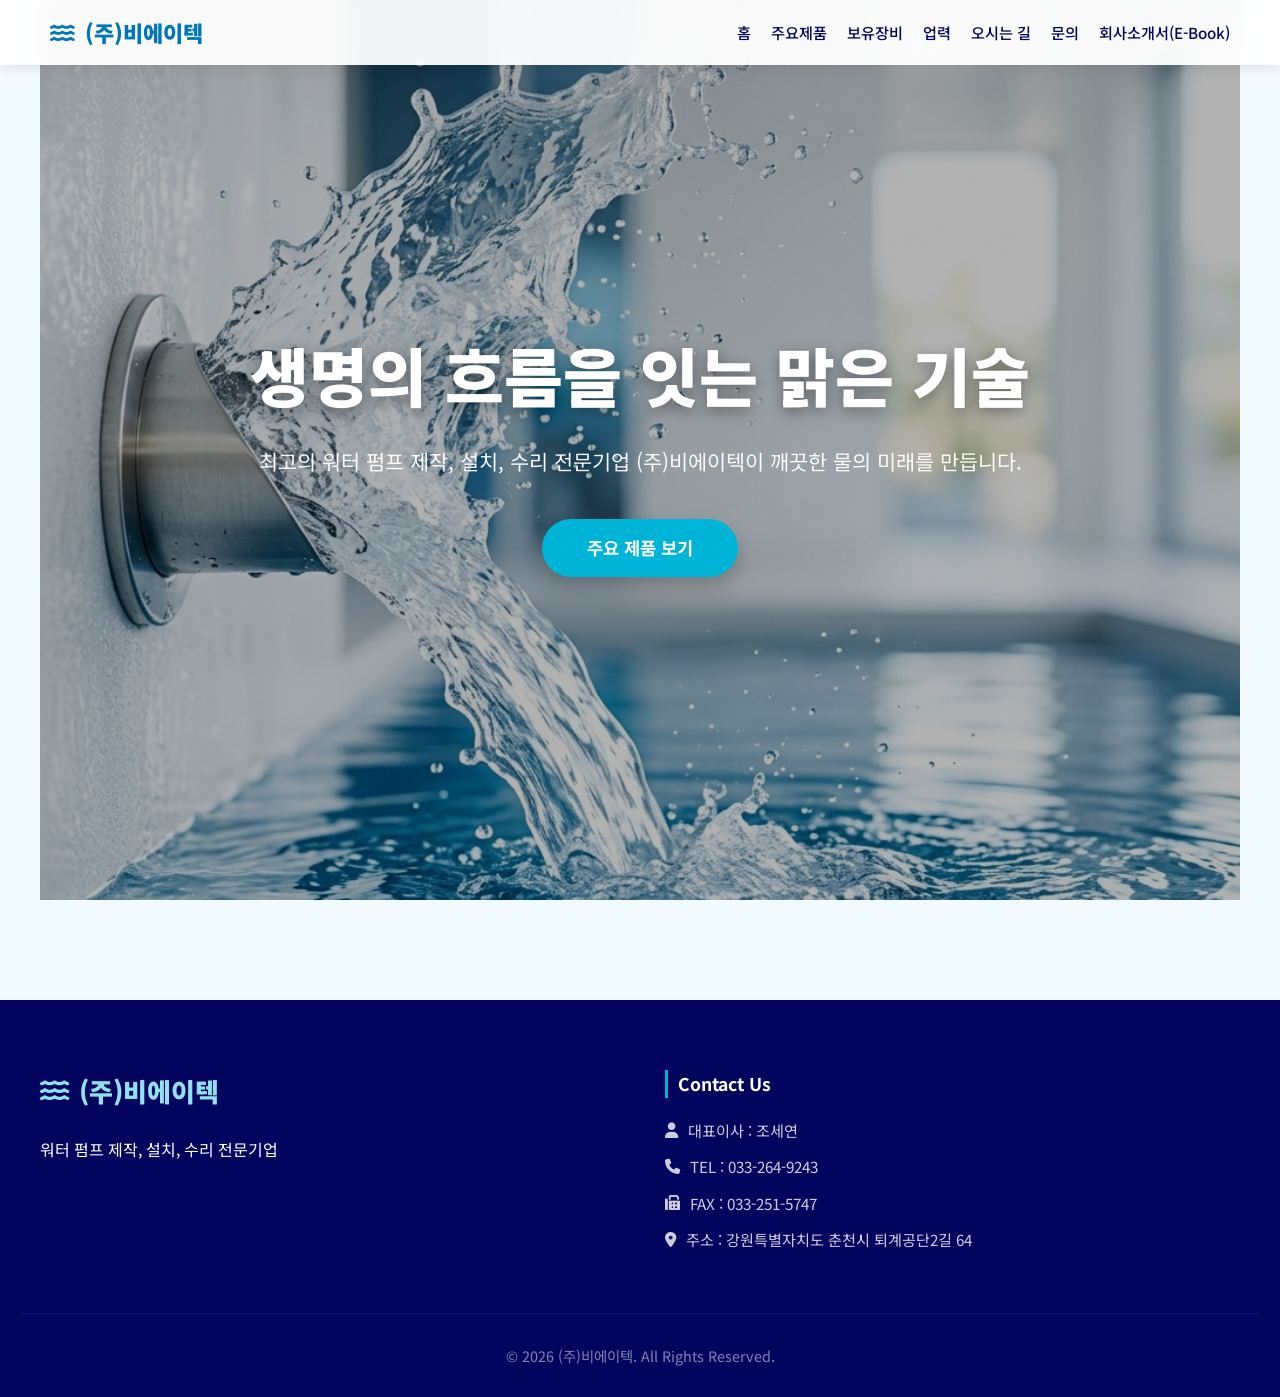
<file: index.html>
<!DOCTYPE html>
<html lang="ko">
<head>
    <meta charset="UTF-8">
    <meta name="viewport" content="width=device-width, initial-scale=1.0">
    <title>(주)비에이텍 - 생명의 흐름을 잇는 기술</title>
    <link rel="stylesheet" href="css/style.css">
    <link rel="stylesheet" href="https://cdnjs.cloudflare.com/ajax/libs/font-awesome/6.4.0/css/all.min.css">
</head>
<body>
    <header>
        <a href="index.html" class="logo">
            <i class="fa-solid fa-water"></i>
            (주)비에이텍
        </a>
        <ul class="nav-links">
            <li><a href="index.html">홈</a></li>
            <li><a href="product.html">주요제품</a></li>
            <li><a href="equipment.html">보유장비</a></li>
            <li><a href="sales_history.html">업력</a></li>
            <li><a href="map.html">오시는 길</a></li>
            <li><a href="inquiry.html">문의</a></li>
            <li><a href="information.html">회사소개서(E-Book)</a></li>
        </ul>
    </header>

    <section class="hero">
        <div class="hero-content">
            <h1>생명의 흐름을 잇는 맑은 기술</h1>
            <p>최고의 워터 펌프 제작, 설치, 수리 전문기업 (주)비에이텍이 깨끗한 물의 미래를 만듭니다.</p>
            <a href="product.html" class="btn">주요 제품 보기</a>
        </div>
    </section>

    <footer>
        <div class="footer-content">
            <div>
                <div class="footer-logo">
                    <i class="fa-solid fa-water"></i> (주)비에이텍
                </div>
                <p>워터 펌프 제작, 설치, 수리 전문기업</p>
            </div>
            <div class="footer-info">
                <h4>Contact Us</h4>
                <p><i class="fa-solid fa-user"></i> 대표이사 : 조세연</p>
                <p><i class="fa-solid fa-phone"></i> TEL : 033-264-9243</p>
                <p><i class="fa-solid fa-fax"></i> FAX : 033-251-5747</p>
                <p><i class="fa-solid fa-location-dot"></i> 주소 : 강원특별자치도 춘천시 퇴계공단2길 64</p>
            </div>
        </div>
        <div class="footer-bottom">
            &copy; 2026 (주)비에이텍. All Rights Reserved.
        </div>
    </footer>
</body>
</html>
</file>
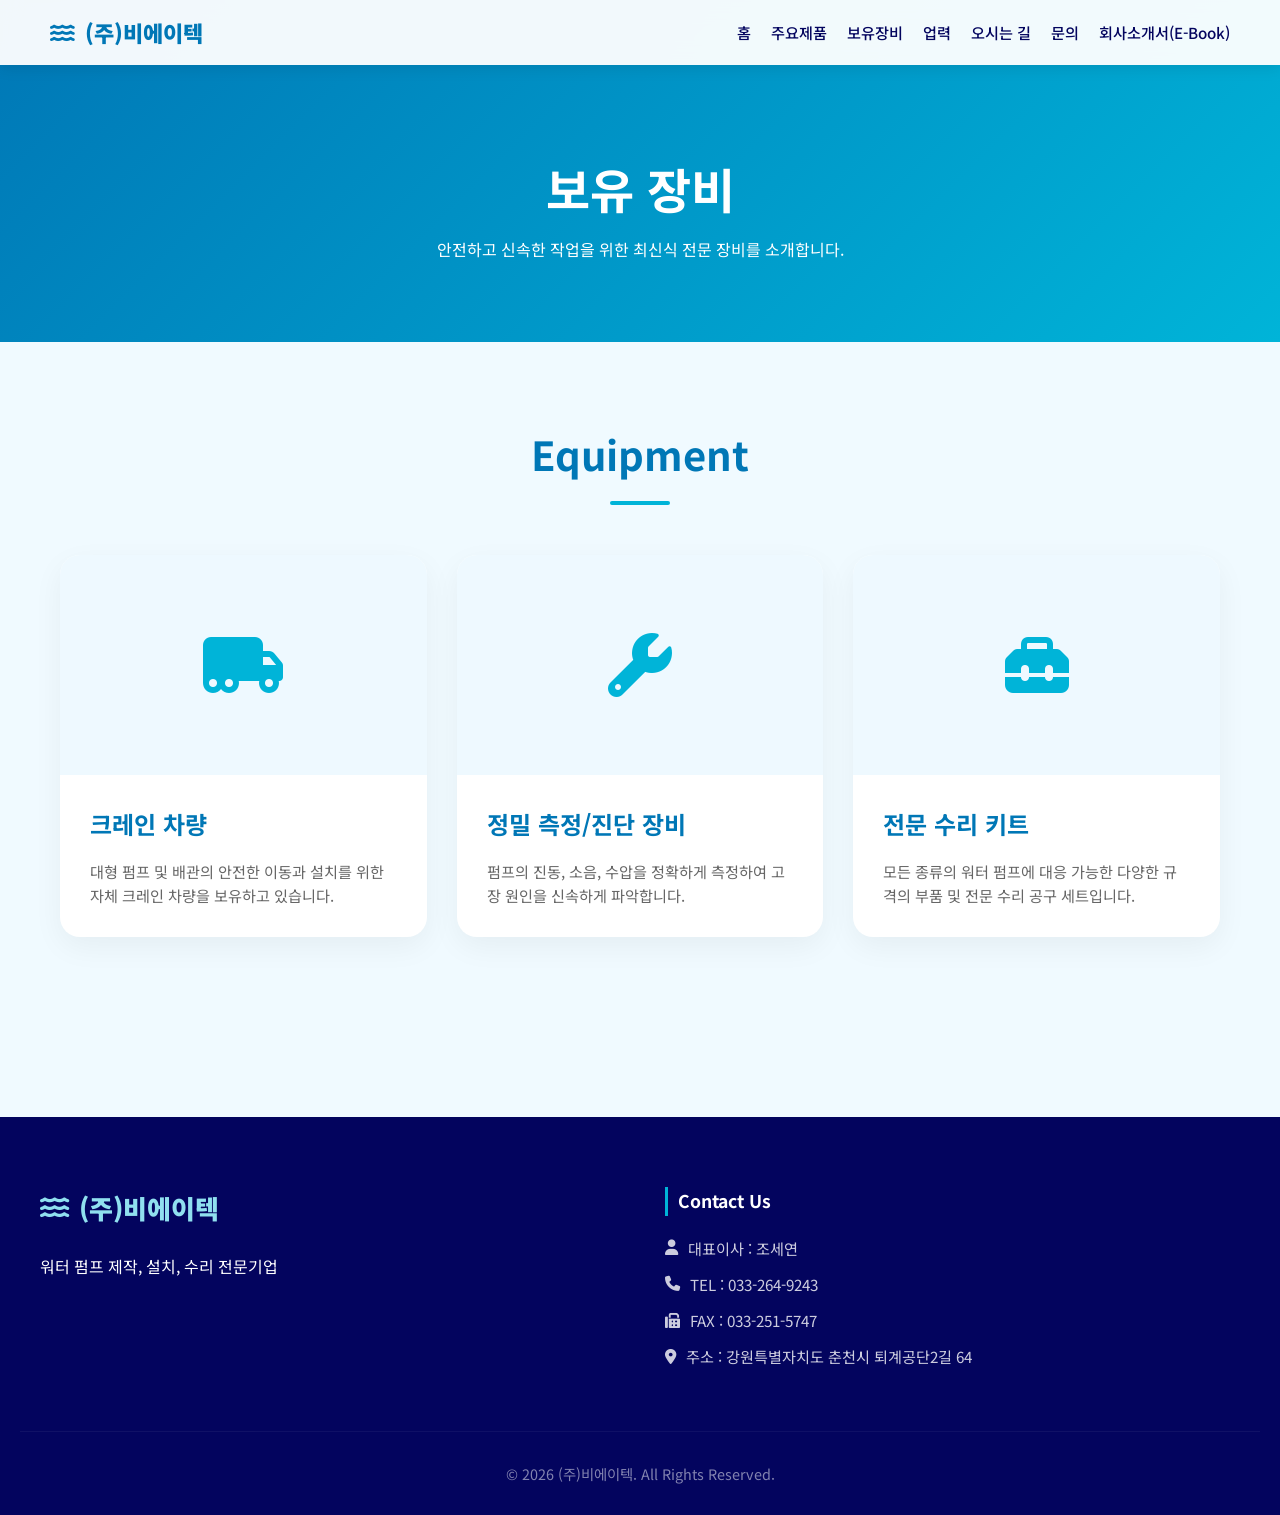
<file: equipment.html>
<!DOCTYPE html>
<html lang="ko">
<head>
    <meta charset="UTF-8">
    <meta name="viewport" content="width=device-width, initial-scale=1.0">
    <title>(주)비에이텍 - 보유장비</title>
    <link rel="stylesheet" href="css/style.css">
    <link rel="stylesheet" href="https://cdnjs.cloudflare.com/ajax/libs/font-awesome/6.4.0/css/all.min.css">
</head>
<body>
    <header>
        <a href="index.html" class="logo"><i class="fa-solid fa-water"></i> (주)비에이텍</a>
        <ul class="nav-links">
            <li><a href="index.html">홈</a></li>
            <li><a href="product.html">주요제품</a></li>
            <li><a href="equipment.html">보유장비</a></li>
            <li><a href="sales_history.html">업력</a></li>
            <li><a href="map.html">오시는 길</a></li>
            <li><a href="inquiry.html">문의</a></li>
            <li><a href="information.html">회사소개서(E-Book)</a></li>
        </ul>
    </header>

    <div class="sub-hero">
        <h1>보유 장비</h1>
        <p>안전하고 신속한 작업을 위한 최신식 전문 장비를 소개합니다.</p>
    </div>

    <section>
        <h2 class="section-title">Equipment</h2>
        <div class="grid">
            <div class="card">
                <div class="card-img"><i class="fa-solid fa-truck-moving"></i></div>
                <div class="card-body">
                    <h3>크레인 차량</h3>
                    <p>대형 펌프 및 배관의 안전한 이동과 설치를 위한 자체 크레인 차량을 보유하고 있습니다.</p>
                </div>
            </div>
            <div class="card">
                <div class="card-img"><i class="fa-solid fa-wrench"></i></div>
                <div class="card-body">
                    <h3>정밀 측정/진단 장비</h3>
                    <p>펌프의 진동, 소음, 수압을 정확하게 측정하여 고장 원인을 신속하게 파악합니다.</p>
                </div>
            </div>
            <div class="card">
                <div class="card-img"><i class="fa-solid fa-toolbox"></i></div>
                <div class="card-body">
                    <h3>전문 수리 키트</h3>
                    <p>모든 종류의 워터 펌프에 대응 가능한 다양한 규격의 부품 및 전문 수리 공구 세트입니다.</p>
                </div>
            </div>
        </div>
    </section>

    <footer>
        <div class="footer-content">
            <div>
                <div class="footer-logo">
                    <i class="fa-solid fa-water"></i> (주)비에이텍
                </div>
                <p>워터 펌프 제작, 설치, 수리 전문기업</p>
            </div>
            <div class="footer-info">
                <h4>Contact Us</h4>
                <p><i class="fa-solid fa-user"></i> 대표이사 : 조세연</p>
                <p><i class="fa-solid fa-phone"></i> TEL : 033-264-9243</p>
                <p><i class="fa-solid fa-fax"></i> FAX : 033-251-5747</p>
                <p><i class="fa-solid fa-location-dot"></i> 주소 : 강원특별자치도 춘천시 퇴계공단2길 64</p>
            </div>
        </div>
        <div class="footer-bottom">
            &copy; 2026 (주)비에이텍. All Rights Reserved.
        </div>
    </footer>
</body>
</html>
</file>
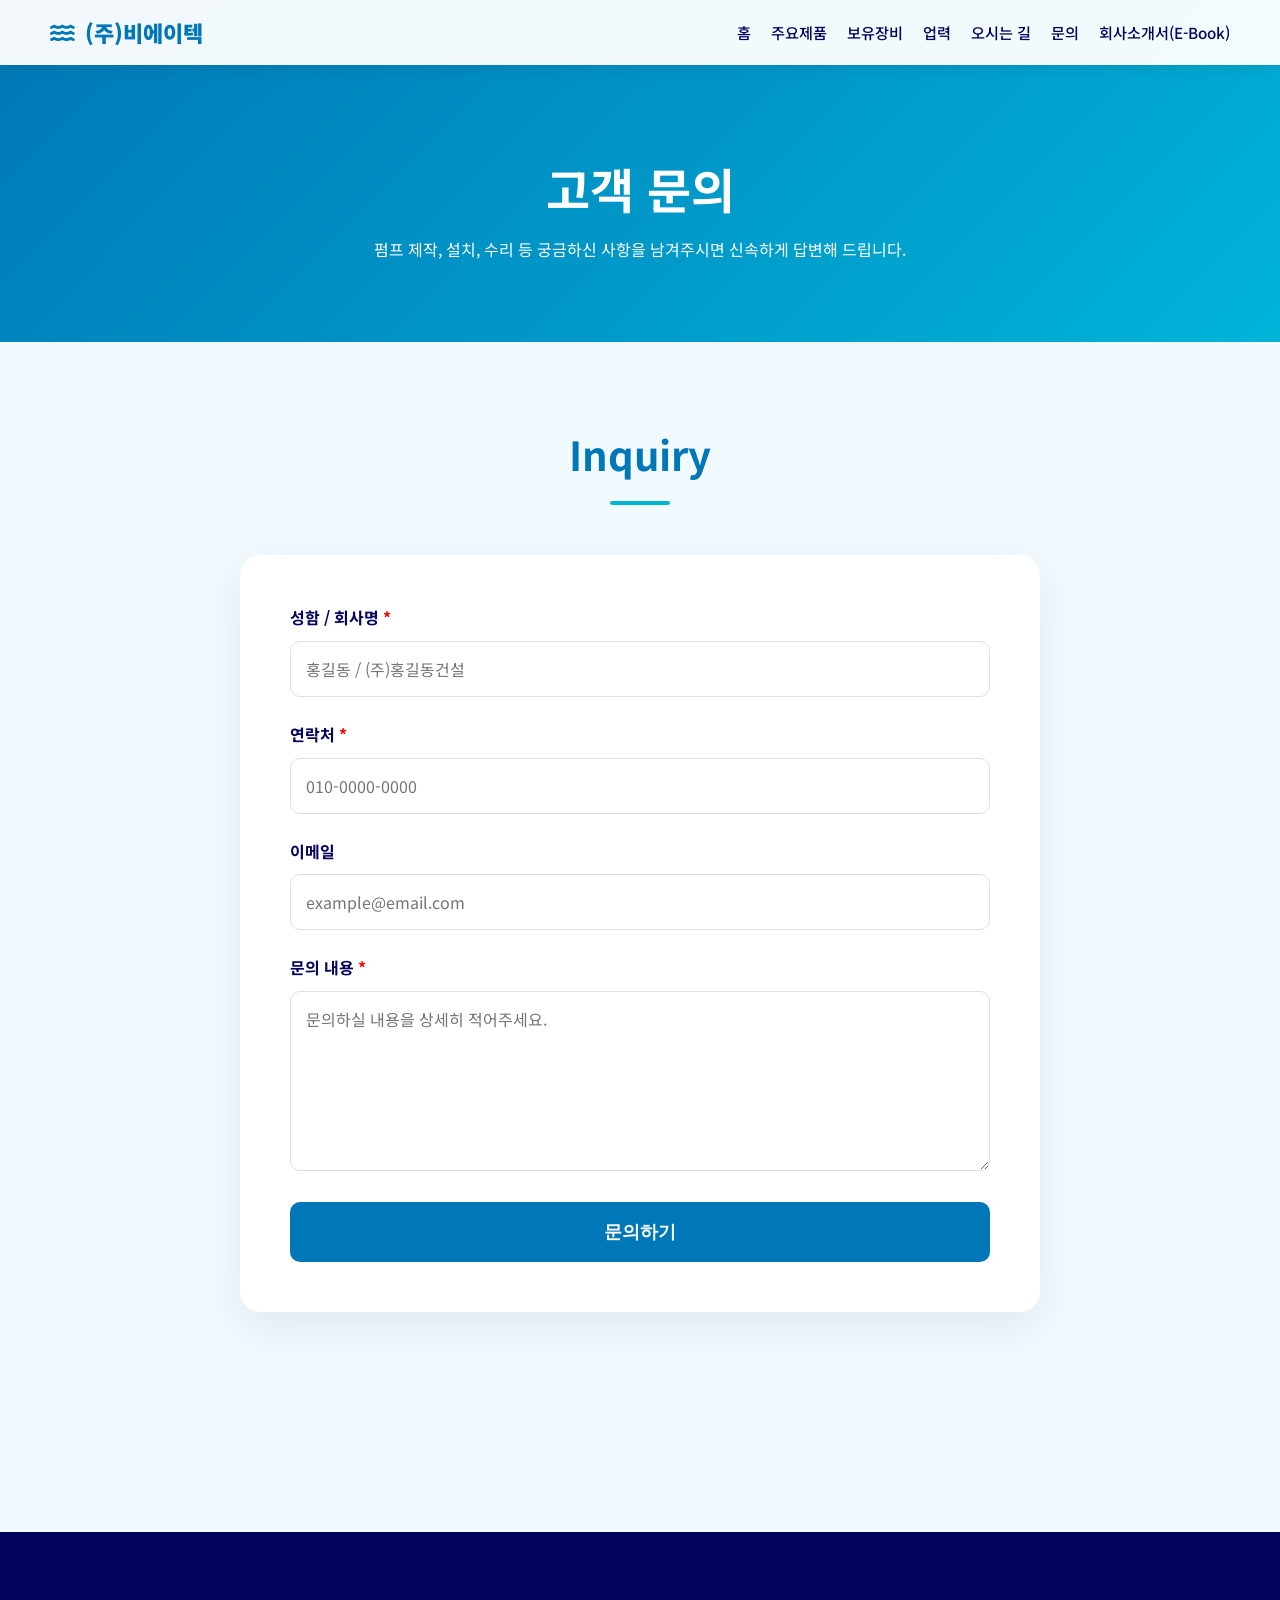
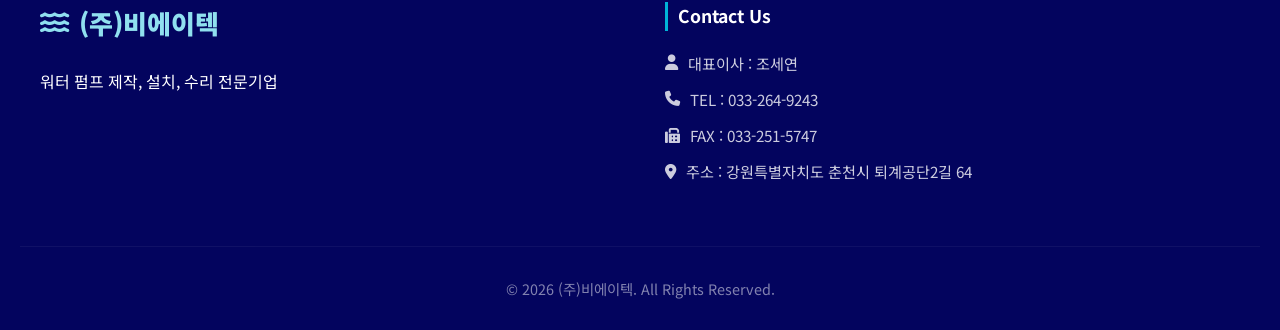
<file: inquiry.html>
<!DOCTYPE html>
<html lang="ko">
<head>
    <meta charset="UTF-8">
    <meta name="viewport" content="width=device-width, initial-scale=1.0">
    <title>(주)비에이텍 - 고객 문의</title>
    <link rel="stylesheet" href="css/style.css">
    <link rel="stylesheet" href="https://cdnjs.cloudflare.com/ajax/libs/font-awesome/6.4.0/css/all.min.css">
</head>
<body>
    <header>
        <a href="index.html" class="logo"><i class="fa-solid fa-water"></i> (주)비에이텍</a>
        <ul class="nav-links">
            <li><a href="index.html">홈</a></li>
            <li><a href="product.html">주요제품</a></li>
            <li><a href="equipment.html">보유장비</a></li>
            <li><a href="sales_history.html">업력</a></li>
            <li><a href="map.html">오시는 길</a></li>
            <li><a href="inquiry.html">문의</a></li>
            <li><a href="information.html">회사소개서(E-Book)</a></li>
        </ul>
    </header>

    <div class="sub-hero">
        <h1>고객 문의</h1>
        <p>펌프 제작, 설치, 수리 등 궁금하신 사항을 남겨주시면 신속하게 답변해 드립니다.</p>
    </div>

    <section>
        <h2 class="section-title">Inquiry</h2>
        
        <div class="inquiry-container">
            <form action="#" method="POST" onsubmit="event.preventDefault(); alert('문의가 성공적으로 접수되었습니다. 담당자가 확인 후 연락드리겠습니다.');">
                <div class="form-group">
                    <label for="name">성함 / 회사명 <span style="color:red">*</span></label>
                    <input type="text" id="name" name="name" required placeholder="홍길동 / (주)홍길동건설">
                </div>
                <div class="form-group">
                    <label for="contact">연락처 <span style="color:red">*</span></label>
                    <input type="text" id="contact" name="contact" required placeholder="010-0000-0000">
                </div>
                <div class="form-group">
                    <label for="email">이메일</label>
                    <input type="email" id="email" name="email" placeholder="example@email.com">
                </div>
                <div class="form-group">
                    <label for="message">문의 내용 <span style="color:red">*</span></label>
                    <textarea id="message" name="message" required placeholder="문의하실 내용을 상세히 적어주세요."></textarea>
                </div>
                <button type="submit" class="submit-btn">문의하기</button>
            </form>
        </div>
    </section>

    <footer>
        <div class="footer-content">
            <div>
                <div class="footer-logo">
                    <i class="fa-solid fa-water"></i> (주)비에이텍
                </div>
                <p>워터 펌프 제작, 설치, 수리 전문기업</p>
            </div>
            <div class="footer-info">
                <h4>Contact Us</h4>
                <p><i class="fa-solid fa-user"></i> 대표이사 : 조세연</p>
                <p><i class="fa-solid fa-phone"></i> TEL : 033-264-9243</p>
                <p><i class="fa-solid fa-fax"></i> FAX : 033-251-5747</p>
                <p><i class="fa-solid fa-location-dot"></i> 주소 : 강원특별자치도 춘천시 퇴계공단2길 64</p>
            </div>
        </div>
        <div class="footer-bottom">
            &copy; 2026 (주)비에이텍. All Rights Reserved.
        </div>
    </footer>
</body>
</html>
</file>
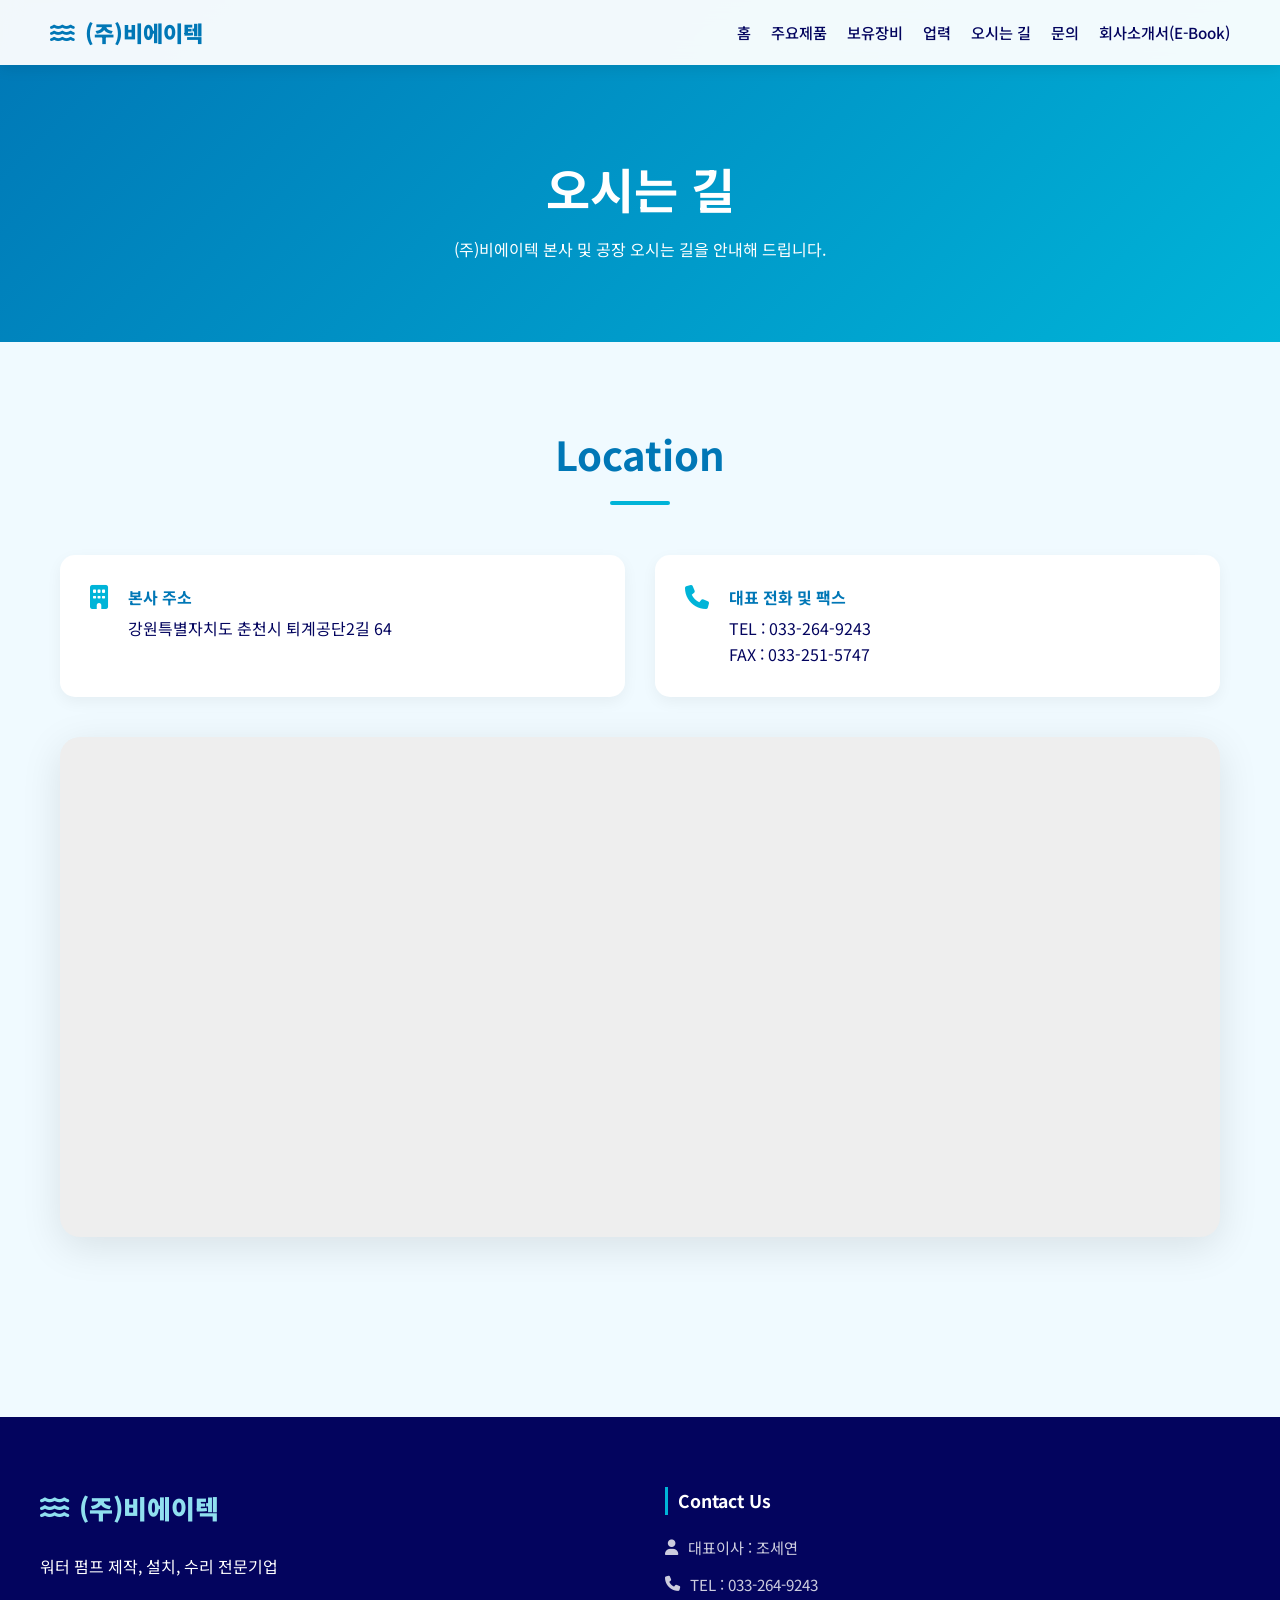
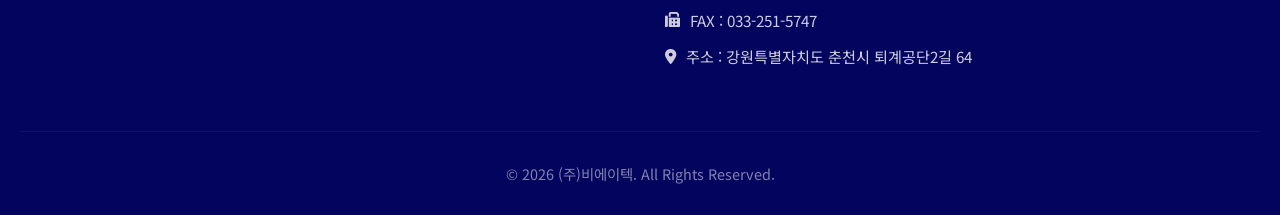
<file: map.html>
<!DOCTYPE html>
<html lang="ko">
<head>
    <meta charset="UTF-8">
    <meta name="viewport" content="width=device-width, initial-scale=1.0">
    <title>(주)비에이텍 - 오시는 길</title>
    <link rel="stylesheet" href="css/style.css">
    <link rel="stylesheet" href="https://cdnjs.cloudflare.com/ajax/libs/font-awesome/6.4.0/css/all.min.css">
</head>
<body>
    <header>
        <a href="index.html" class="logo"><i class="fa-solid fa-water"></i> (주)비에이텍</a>
        <ul class="nav-links">
            <li><a href="index.html">홈</a></li>
            <li><a href="product.html">주요제품</a></li>
            <li><a href="equipment.html">보유장비</a></li>
            <li><a href="sales_history.html">업력</a></li>
            <li><a href="map.html">오시는 길</a></li>
            <li><a href="inquiry.html">문의</a></li>
            <li><a href="information.html">회사소개서(E-Book)</a></li>
        </ul>
    </header>

    <div class="sub-hero">
        <h1>오시는 길</h1>
        <p>(주)비에이텍 본사 및 공장 오시는 길을 안내해 드립니다.</p>
    </div>

    <section>
        <h2 class="section-title">Location</h2>
        
        <div class="map-info">
            <div class="info-item">
                <i class="fa-solid fa-building"></i>
                <div>
                    <h4>본사 주소</h4>
                    <p>강원특별자치도 춘천시 퇴계공단2길 64</p>
                </div>
            </div>
            <div class="info-item">
                <i class="fa-solid fa-phone"></i>
                <div>
                    <h4>대표 전화 및 팩스</h4>
                    <p>TEL : 033-264-9243<br>FAX : 033-251-5747</p>
                </div>
            </div>
        </div>

        <div class="map-wrapper">
            <!-- Google Maps iframe for 춘천시 퇴계공단2길 64 -->
            <iframe 
                src="https://www.google.com/maps/embed?pb=!1m18!1m12!1m3!1d3161.733568725916!2d127.72911367623912!3d37.84883407005814!2m3!1f0!2f0!3f0!3m2!1i1024!2i768!4f13.1!3m3!1m2!1s0x3562e8df3e6d11f5%3A0xc3f6df231f47b2c0!2z6rCV7JuQ7Yq567OE7J6Q7LmY64-EIOy2mOyynOyLnCDt退rgyeOqsOuLqDLquLggNjQ!5e0!3m2!1sko!2skr!4v1700000000000!5m2!1sko!2skr" 
                width="100%" 
                height="100%" 
                style="border:0;" 
                allowfullscreen="" 
                loading="lazy" 
                referrerpolicy="no-referrer-when-downgrade">
            </iframe>
        </div>
    </section>

    <footer>
        <div class="footer-content">
            <div>
                <div class="footer-logo">
                    <i class="fa-solid fa-water"></i> (주)비에이텍
                </div>
                <p>워터 펌프 제작, 설치, 수리 전문기업</p>
            </div>
            <div class="footer-info">
                <h4>Contact Us</h4>
                <p><i class="fa-solid fa-user"></i> 대표이사 : 조세연</p>
                <p><i class="fa-solid fa-phone"></i> TEL : 033-264-9243</p>
                <p><i class="fa-solid fa-fax"></i> FAX : 033-251-5747</p>
                <p><i class="fa-solid fa-location-dot"></i> 주소 : 강원특별자치도 춘천시 퇴계공단2길 64</p>
            </div>
        </div>
        <div class="footer-bottom">
            &copy; 2026 (주)비에이텍. All Rights Reserved.
        </div>
    </footer>
</body>
</html>
</file>
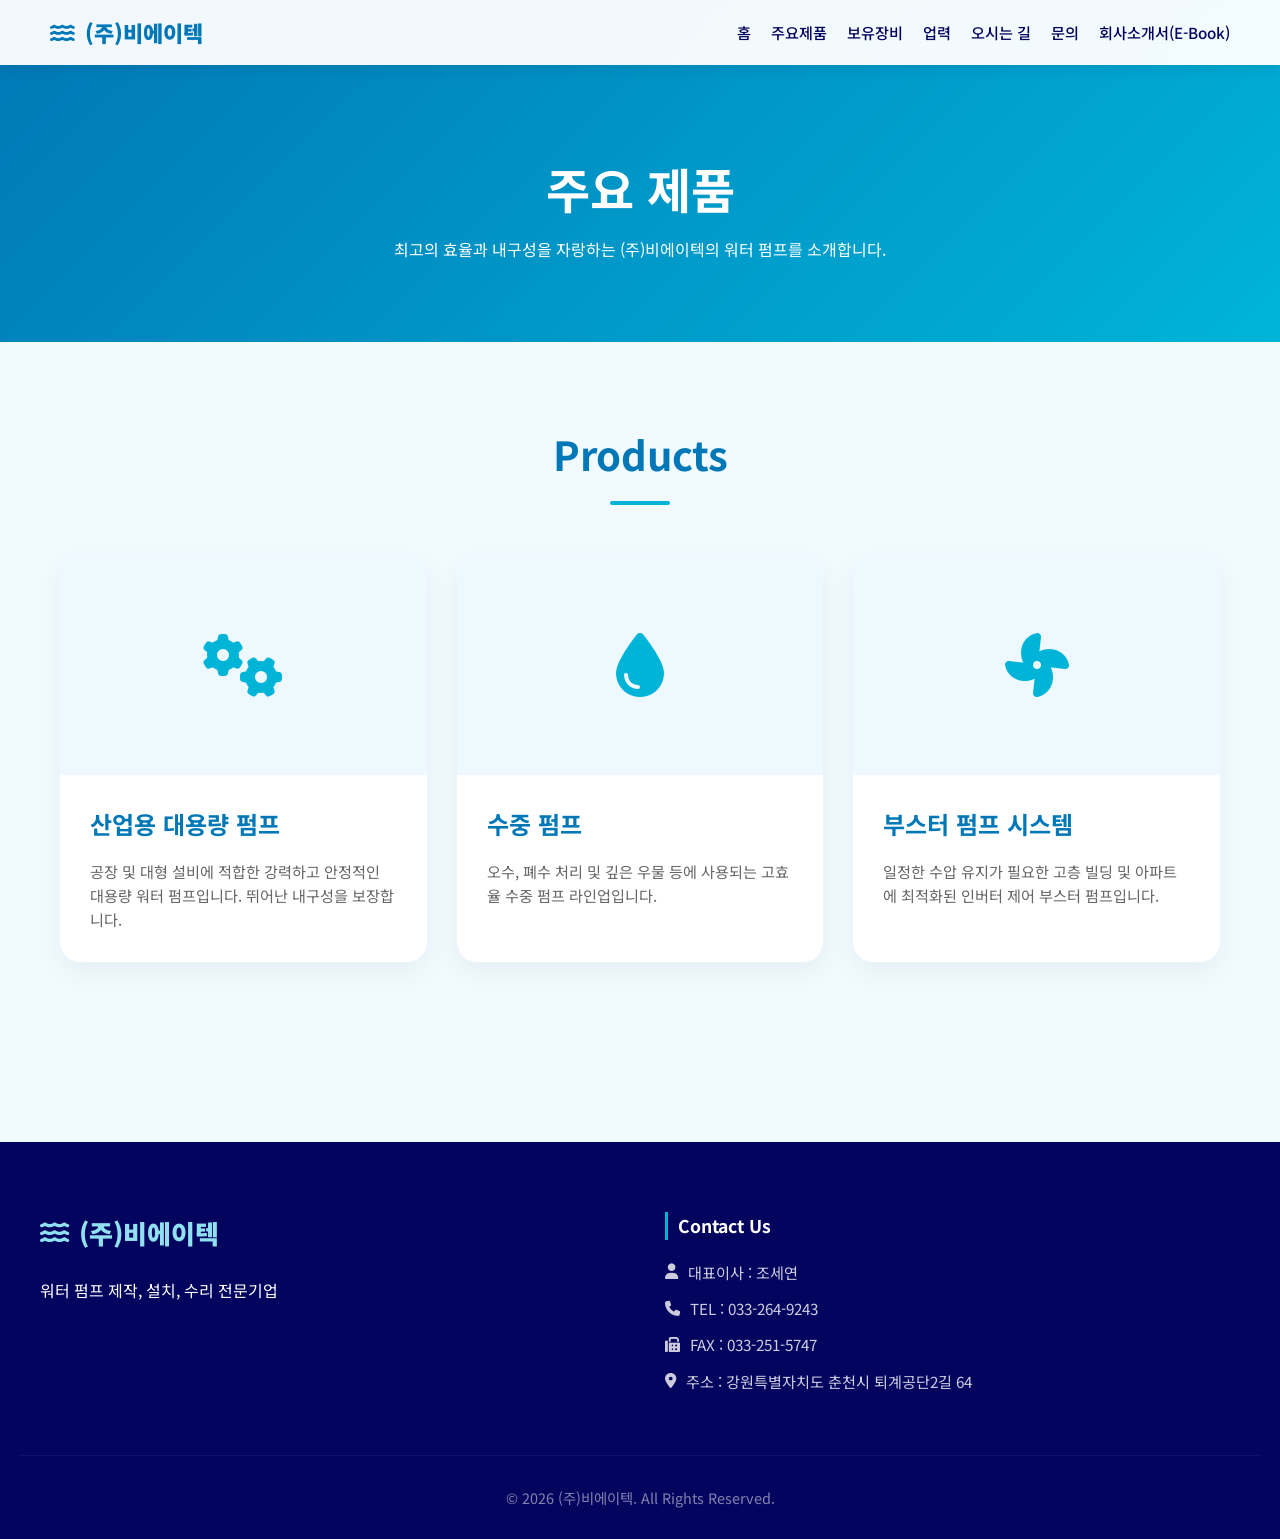
<file: product.html>
<!DOCTYPE html>
<html lang="ko">
<head>
    <meta charset="UTF-8">
    <meta name="viewport" content="width=device-width, initial-scale=1.0">
    <title>(주)비에이텍 - 주요제품</title>
    <link rel="stylesheet" href="css/style.css">
    <link rel="stylesheet" href="https://cdnjs.cloudflare.com/ajax/libs/font-awesome/6.4.0/css/all.min.css">
</head>
<body>
    <header>
        <a href="index.html" class="logo"><i class="fa-solid fa-water"></i> (주)비에이텍</a>
        <ul class="nav-links">
            <li><a href="index.html">홈</a></li>
            <li><a href="product.html">주요제품</a></li>
            <li><a href="equipment.html">보유장비</a></li>
            <li><a href="sales_history.html">업력</a></li>
            <li><a href="map.html">오시는 길</a></li>
            <li><a href="inquiry.html">문의</a></li>
            <li><a href="information.html">회사소개서(E-Book)</a></li>
        </ul>
    </header>

    <div class="sub-hero">
        <h1>주요 제품</h1>
        <p>최고의 효율과 내구성을 자랑하는 (주)비에이텍의 워터 펌프를 소개합니다.</p>
    </div>

    <section>
        <h2 class="section-title">Products</h2>
        <div class="grid">
            <div class="card">
                <div class="card-img"><i class="fa-solid fa-cogs"></i></div>
                <div class="card-body">
                    <h3>산업용 대용량 펌프</h3>
                    <p>공장 및 대형 설비에 적합한 강력하고 안정적인 대용량 워터 펌프입니다. 뛰어난 내구성을 보장합니다.</p>
                </div>
            </div>
            <div class="card">
                <div class="card-img"><i class="fa-solid fa-tint"></i></div>
                <div class="card-body">
                    <h3>수중 펌프</h3>
                    <p>오수, 폐수 처리 및 깊은 우물 등에 사용되는 고효율 수중 펌프 라인업입니다.</p>
                </div>
            </div>
            <div class="card">
                <div class="card-img"><i class="fa-solid fa-fan"></i></div>
                <div class="card-body">
                    <h3>부스터 펌프 시스템</h3>
                    <p>일정한 수압 유지가 필요한 고층 빌딩 및 아파트에 최적화된 인버터 제어 부스터 펌프입니다.</p>
                </div>
            </div>
        </div>
    </section>

    <footer>
        <div class="footer-content">
            <div>
                <div class="footer-logo">
                    <i class="fa-solid fa-water"></i> (주)비에이텍
                </div>
                <p>워터 펌프 제작, 설치, 수리 전문기업</p>
            </div>
            <div class="footer-info">
                <h4>Contact Us</h4>
                <p><i class="fa-solid fa-user"></i> 대표이사 : 조세연</p>
                <p><i class="fa-solid fa-phone"></i> TEL : 033-264-9243</p>
                <p><i class="fa-solid fa-fax"></i> FAX : 033-251-5747</p>
                <p><i class="fa-solid fa-location-dot"></i> 주소 : 강원특별자치도 춘천시 퇴계공단2길 64</p>
            </div>
        </div>
        <div class="footer-bottom">
            &copy; 2026 (주)비에이텍. All Rights Reserved.
        </div>
    </footer>
</body>
</html>
</file>
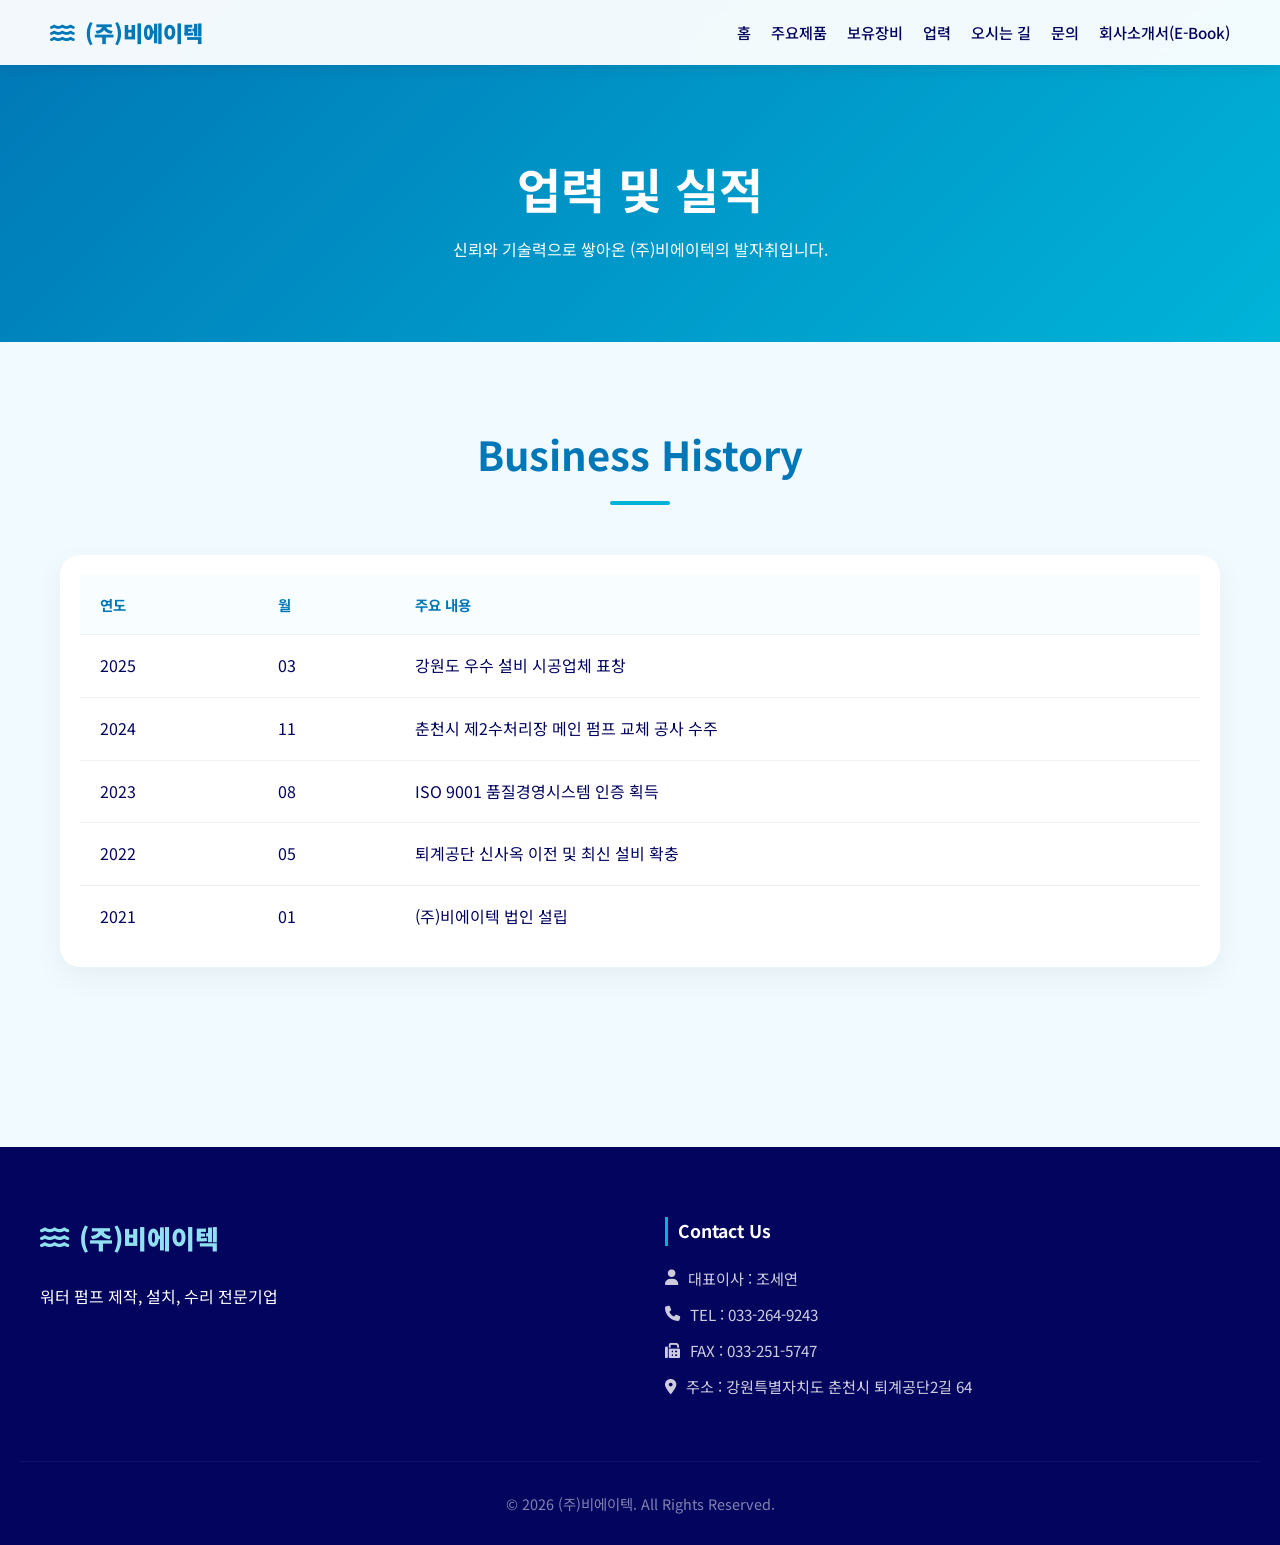
<file: sales_history.html>
<!DOCTYPE html>
<html lang="ko">
<head>
    <meta charset="UTF-8">
    <meta name="viewport" content="width=device-width, initial-scale=1.0">
    <title>(주)비에이텍 - 업력</title>
    <link rel="stylesheet" href="css/style.css">
    <link rel="stylesheet" href="https://cdnjs.cloudflare.com/ajax/libs/font-awesome/6.4.0/css/all.min.css">
</head>
<body>
    <header>
        <a href="index.html" class="logo"><i class="fa-solid fa-water"></i> (주)비에이텍</a>
        <ul class="nav-links">
            <li><a href="index.html">홈</a></li>
            <li><a href="product.html">주요제품</a></li>
            <li><a href="equipment.html">보유장비</a></li>
            <li><a href="sales_history.html">업력</a></li>
            <li><a href="map.html">오시는 길</a></li>
            <li><a href="inquiry.html">문의</a></li>
            <li><a href="information.html">회사소개서(E-Book)</a></li>
        </ul>
    </header>

    <div class="sub-hero">
        <h1>업력 및 실적</h1>
        <p>신뢰와 기술력으로 쌓아온 (주)비에이텍의 발자취입니다.</p>
    </div>

    <section>
        <h2 class="section-title">Business History</h2>
        
        <div class="history-container">
            <table>
                <thead>
                    <tr>
                        <th>연도</th>
                        <th>월</th>
                        <th>주요 내용</th>
                    </tr>
                </thead>
                <tbody>
                    <tr>
                        <td>2025</td>
                        <td>03</td>
                        <td>강원도 우수 설비 시공업체 표창</td>
                    </tr>
                    <tr>
                        <td>2024</td>
                        <td>11</td>
                        <td>춘천시 제2수처리장 메인 펌프 교체 공사 수주</td>
                    </tr>
                    <tr>
                        <td>2023</td>
                        <td>08</td>
                        <td>ISO 9001 품질경영시스템 인증 획득</td>
                    </tr>
                    <tr>
                        <td>2022</td>
                        <td>05</td>
                        <td>퇴계공단 신사옥 이전 및 최신 설비 확충</td>
                    </tr>
                    <tr>
                        <td>2021</td>
                        <td>01</td>
                        <td>(주)비에이텍 법인 설립</td>
                    </tr>
                </tbody>
            </table>
        </div>
    </section>

    <footer>
        <div class="footer-content">
            <div>
                <div class="footer-logo">
                    <i class="fa-solid fa-water"></i> (주)비에이텍
                </div>
                <p>워터 펌프 제작, 설치, 수리 전문기업</p>
            </div>
            <div class="footer-info">
                <h4>Contact Us</h4>
                <p><i class="fa-solid fa-user"></i> 대표이사 : 조세연</p>
                <p><i class="fa-solid fa-phone"></i> TEL : 033-264-9243</p>
                <p><i class="fa-solid fa-fax"></i> FAX : 033-251-5747</p>
                <p><i class="fa-solid fa-location-dot"></i> 주소 : 강원특별자치도 춘천시 퇴계공단2길 64</p>
            </div>
        </div>
        <div class="footer-bottom">
            &copy; 2026 (주)비에이텍. All Rights Reserved.
        </div>
    </footer>
</body>
</html>
</file>
<file: css/style.css>
@import url('https://fonts.googleapis.com/css2?family=Noto+Sans+KR:wght@300;400;500;700;900&display=swap');

:root {
  --primary-color: #0077b6;
  --secondary-color: #00b4d8;
  --accent-color: #90e0ef;
  --bg-color: #f0faff;
  --text-dark: #03045e;
  --text-light: #ffffff;
  --card-bg: rgba(255, 255, 255, 0.9);
}

* {
  margin: 0;
  padding: 0;
  box-sizing: border-box;
}

body {
  font-family: 'Noto Sans KR', sans-serif;
  color: var(--text-dark);
  background-color: var(--bg-color);
  line-height: 1.6;
  overflow-x: hidden;
}

a {
  text-decoration: none;
  color: inherit;
  transition: 0.3s;
}

/* Header & Navigation */
header {
  position: fixed;
  top: 0;
  width: 100%;
  display: flex;
  justify-content: space-between;
  align-items: center;
  padding: 15px 50px;
  background: rgba(255, 255, 255, 0.95);
  backdrop-filter: blur(10px);
  z-index: 1000;
  box-shadow: 0 2px 15px rgba(0, 0, 0, 0.1);
}

.logo {
  font-size: 22px;
  font-weight: 900;
  color: var(--primary-color);
  display: flex;
  align-items: center;
  gap: 10px;
}

.nav-links {
  display: flex;
  gap: 20px;
  list-style: none;
}

.nav-links a {
  font-weight: 500;
  font-size: 0.95rem;
  color: var(--text-dark);
}

.nav-links a:hover {
  color: var(--secondary-color);
}

/* Hero Section (Index) */
.hero {
  position: relative;
  height: 100vh;
  display: flex;
  align-items: center;
  justify-content: center;
  background: linear-gradient(rgba(0,0,0,0.3), rgba(0,0,0,0.3)), url('../images/hero.png');
  background-size: cover;
  background-position: center;
  color: var(--text-light);
  text-align: center;
}

.hero-content {
  position: relative;
  z-index: 2;
  max-width: 900px;
  padding: 0 20px;
  animation: fadeIn 1.5s ease-out;
}

.hero-content h1 {
  font-size: 4rem;
  font-weight: 900;
  margin-bottom: 20px;
  text-shadow: 0 4px 15px rgba(0,0,0,0.4);
}

.hero-content p {
  font-size: 1.3rem;
  margin-bottom: 40px;
  opacity: 0.95;
}

.btn {
  display: inline-block;
  padding: 15px 45px;
  background: var(--secondary-color);
  color: white;
  border-radius: 50px;
  font-weight: 700;
  font-size: 1.1rem;
  transition: all 0.3s;
  box-shadow: 0 10px 20px rgba(0,0,0,0.2);
}

.btn:hover {
  transform: translateY(-3px);
  background: var(--primary-color);
}

/* Sub-page Hero */
.sub-hero {
  padding: 150px 20px 80px;
  background: linear-gradient(135deg, var(--primary-color), var(--secondary-color));
  color: white;
  text-align: center;
}

.sub-hero h1 {
  font-size: 3rem;
  margin-bottom: 10px;
}

/* Section Common */
section {
  padding: 80px 20px;
  max-width: 1200px;
  margin: 0 auto;
}

.section-title {
  font-size: 2.5rem;
  text-align: center;
  margin-bottom: 50px;
  color: var(--primary-color);
  position: relative;
}

.section-title::after {
  content: '';
  display: block;
  width: 60px;
  height: 4px;
  background: var(--secondary-color);
  margin: 15px auto 0;
  border-radius: 2px;
}

/* Grid Layout (Products, Equipment) */
.grid {
  display: grid;
  grid-template-columns: repeat(auto-fit, minmax(300px, 1fr));
  gap: 30px;
  margin-top: 40px;
}

.card {
  background: white;
  border-radius: 20px;
  overflow: hidden;
  box-shadow: 0 10px 30px rgba(0,0,0,0.05);
  transition: transform 0.3s, box-shadow 0.3s;
}

.card:hover {
  transform: translateY(-10px);
  box-shadow: 0 20px 40px rgba(0,0,0,0.1);
}

.card-img {
  width: 100%;
  height: 220px;
  background-color: #eef9ff;
  display: flex;
  align-items: center;
  justify-content: center;
  font-size: 4rem;
  color: var(--secondary-color);
}

.card-body {
  padding: 30px;
}

.card-body h3 {
  margin-bottom: 15px;
  color: var(--primary-color);
  font-size: 1.5rem;
}

.card-body p {
  font-size: 0.95rem;
  color: #666;
}

/* Sales History Table */
.history-container {
  overflow-x: auto;
  margin-top: 40px;
  background: white;
  padding: 20px;
  border-radius: 20px;
  box-shadow: 0 10px 30px rgba(0,0,0,0.05);
}

table {
  width: 100%;
  border-collapse: collapse;
}

th, td {
  padding: 18px 20px;
  text-align: left;
  border-bottom: 1px solid #f0f0f0;
}

th {
  background: #f8fdff;
  color: var(--primary-color);
  font-weight: 700;
  text-transform: uppercase;
  font-size: 0.9rem;
}

tr:last-child td {
  border-bottom: none;
}

tr:hover {
  background: #fcfdfe;
}

/* Map Section */
.map-wrapper {
  width: 100%;
  height: 500px;
  background: #eee;
  border-radius: 20px;
  overflow: hidden;
  margin-top: 40px;
  box-shadow: 0 10px 40px rgba(0,0,0,0.1);
}

.map-info {
  margin-top: 40px;
  display: grid;
  grid-template-columns: repeat(auto-fit, minmax(250px, 1fr));
  gap: 30px;
}

.info-item {
  background: white;
  padding: 30px;
  border-radius: 15px;
  box-shadow: 0 5px 15px rgba(0,0,0,0.05);
  display: flex;
  align-items: flex-start;
  gap: 20px;
}

.info-item i {
  font-size: 1.5rem;
  color: var(--secondary-color);
}

.info-item h4 {
  margin-bottom: 5px;
  color: var(--primary-color);
}

/* Inquiry Form */
.inquiry-container {
  max-width: 800px;
  margin: 40px auto;
  background: white;
  padding: 50px;
  border-radius: 20px;
  box-shadow: 0 15px 50px rgba(0,0,0,0.08);
}

.form-group {
  margin-bottom: 25px;
}

.form-group label {
  display: block;
  margin-bottom: 10px;
  font-weight: 700;
  color: var(--text-dark);
}

.form-group input, .form-group textarea {
  width: 100%;
  padding: 15px;
  border: 1px solid #e0e0e0;
  border-radius: 10px;
  font-family: inherit;
  font-size: 1rem;
  transition: border-color 0.3s;
}

.form-group input:focus, .form-group textarea:focus {
  outline: none;
  border-color: var(--secondary-color);
}

.form-group textarea {
  height: 180px;
  resize: vertical;
}

.submit-btn {
  background: var(--primary-color);
  color: white;
  border: none;
  padding: 18px 40px;
  border-radius: 10px;
  font-weight: 700;
  font-size: 1.1rem;
  cursor: pointer;
  width: 100%;
  transition: 0.3s;
}

.submit-btn:hover {
  background: var(--text-dark);
  transform: translateY(-2px);
}

/* Footer */
footer {
  background: var(--text-dark);
  color: white;
  padding: 70px 20px 30px;
  margin-top: 100px;
}

.footer-content {
  max-width: 1200px;
  margin: 0 auto;
  display: grid;
  grid-template-columns: repeat(auto-fit, minmax(300px, 1fr));
  gap: 50px;
}

.footer-logo {
  font-size: 26px;
  font-weight: 900;
  margin-bottom: 25px;
  color: var(--accent-color);
  display: flex;
  align-items: center;
  gap: 10px;
}

.footer-info h4 {
  margin-bottom: 20px;
  font-size: 1.1rem;
  border-left: 3px solid var(--secondary-color);
  padding-left: 10px;
}

.footer-info p {
  margin-bottom: 12px;
  opacity: 0.8;
  font-size: 0.95rem;
  display: flex;
  align-items: center;
  gap: 10px;
}

.footer-bottom {
  border-top: 1px solid rgba(255,255,255,0.1);
  margin-top: 50px;
  padding-top: 30px;
  text-align: center;
  font-size: 0.9rem;
  opacity: 0.5;
}

/* E-book specific */
.info-page-body {
  background: #f0f4f8;
}

.flipbook-container {
  padding-top: 120px;
  display: flex;
  flex-direction: column;
  align-items: center;
  justify-content: center;
}

@keyframes fadeIn {
  from { opacity: 0; transform: translateY(30px); }
  to { opacity: 1; transform: translateY(0); }
}

@media (max-width: 768px) {
  header {
    padding: 15px 20px;
    flex-direction: column;
    gap: 10px;
  }
  .nav-links {
    gap: 10px;
    font-size: 0.8rem;
  }
  .hero-content h1 {
    font-size: 2.5rem;
  }
  .map-info {
    grid-template-columns: 1fr;
  }
}
</file>
